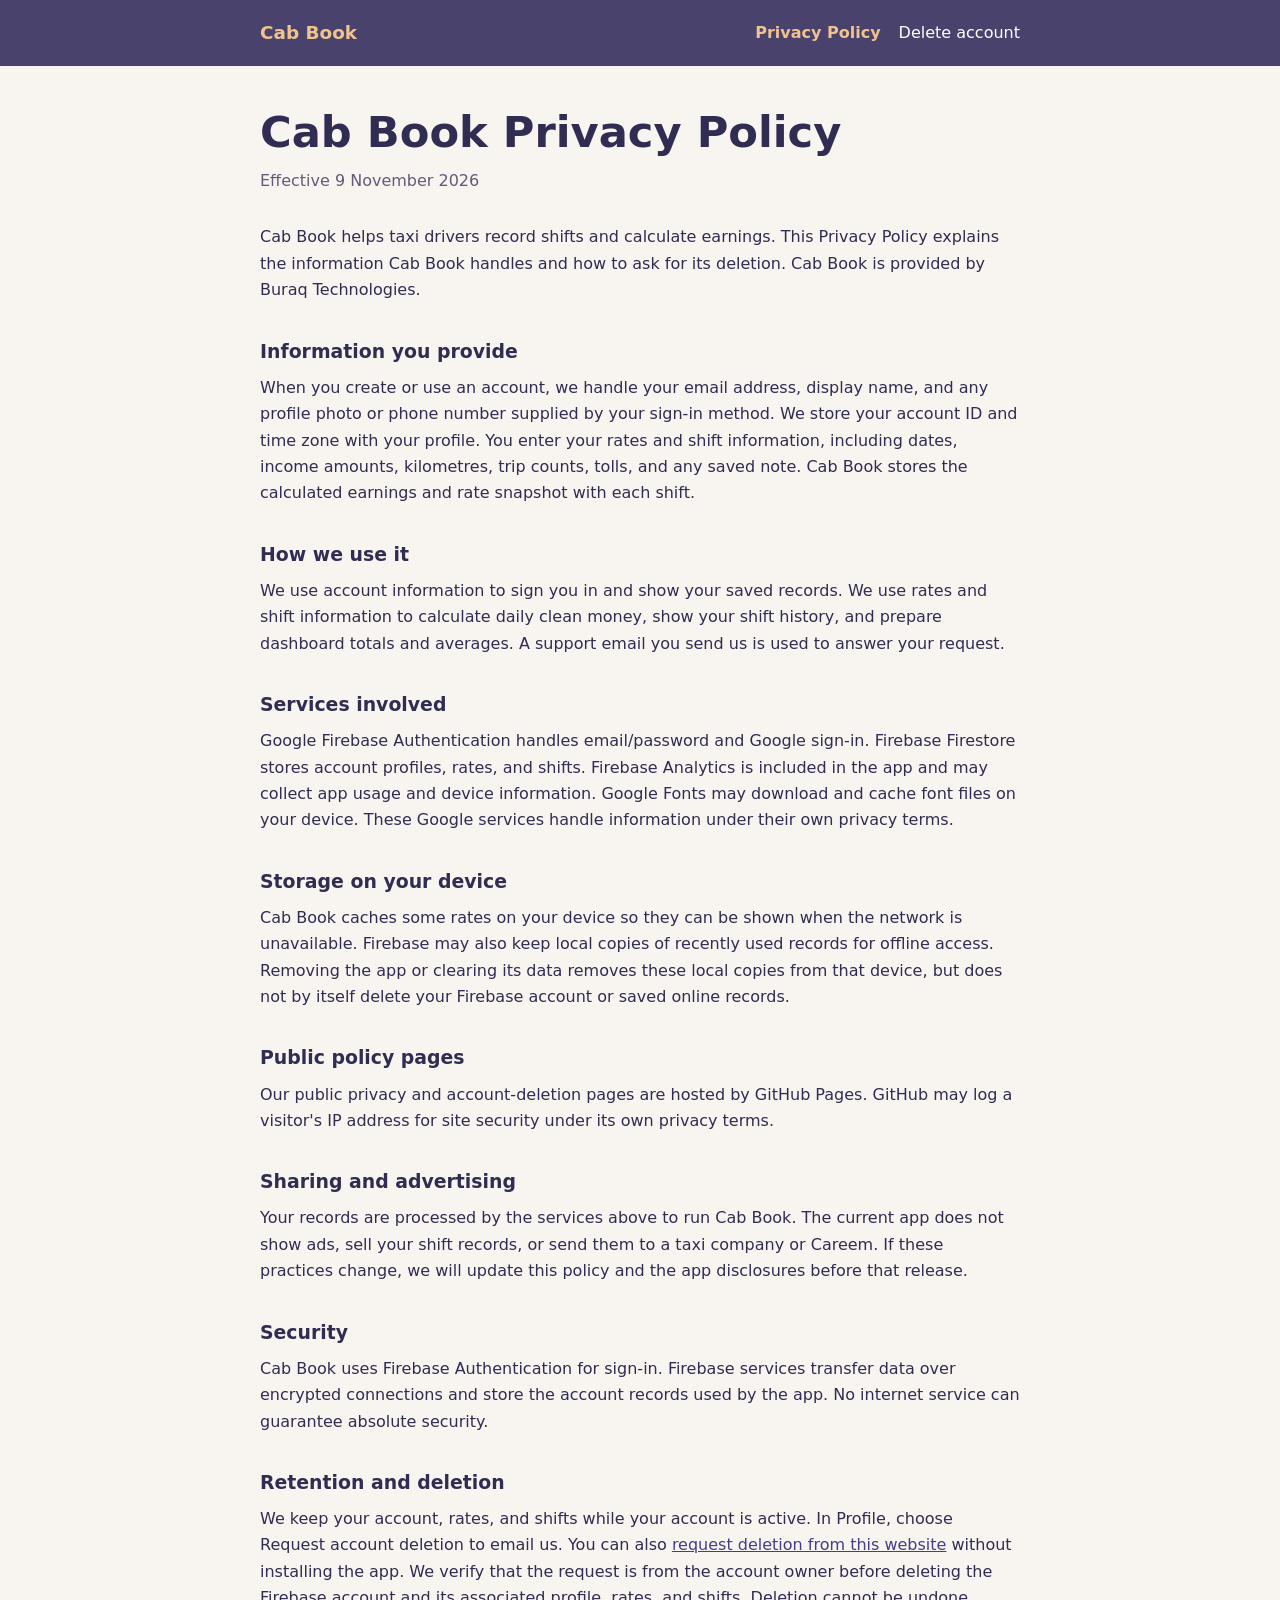
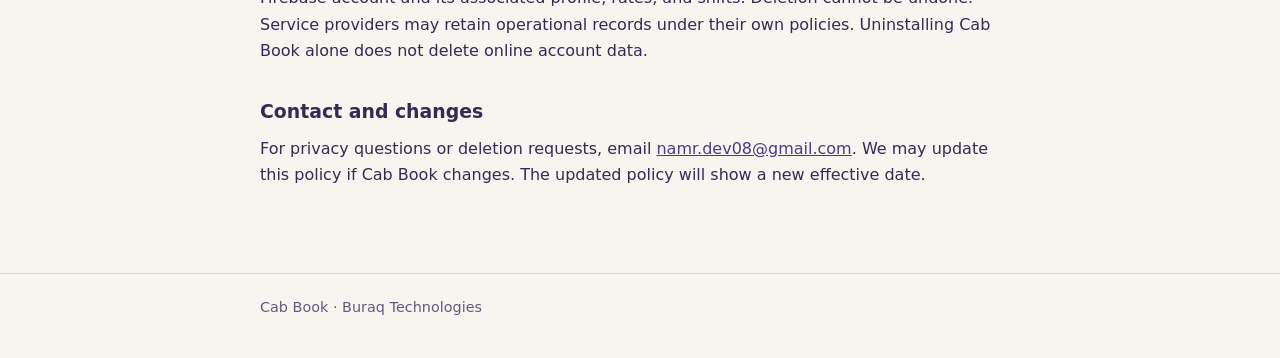
<file: index.html>
<!doctype html>
<html lang="en">
<head>
  <meta charset="utf-8">
  <meta name="viewport" content="width=device-width, initial-scale=1">
  <meta name="description" content="Cab Book Privacy Policy">
  <title>Privacy Policy · Cab Book</title>
  <link rel="stylesheet" href="style.css">
</head>
<body>
  <header><div class="wrap">
    <a class="brand" href="index.html">Cab Book</a>
    <nav aria-label="Legal pages">
      <a href="index.html" aria-current="page">Privacy Policy</a>
      <a href="delete-account.html">Delete account</a>
    </nav>
  </div></header>
  <main class="wrap">
    <h1>Cab Book Privacy Policy</h1>
    <p class="date">Effective 9 November 2026</p>
    <p>Cab Book helps taxi drivers record shifts and calculate earnings. This Privacy Policy explains the information Cab Book handles and how to ask for its deletion. Cab Book is provided by Buraq Technologies.</p>

    <h2>Information you provide</h2>
    <p>When you create or use an account, we handle your email address, display name, and any profile photo or phone number supplied by your sign-in method. We store your account ID and time zone with your profile. You enter your rates and shift information, including dates, income amounts, kilometres, trip counts, tolls, and any saved note. Cab Book stores the calculated earnings and rate snapshot with each shift.</p>

    <h2>How we use it</h2>
    <p>We use account information to sign you in and show your saved records. We use rates and shift information to calculate daily clean money, show your shift history, and prepare dashboard totals and averages. A support email you send us is used to answer your request.</p>

    <h2>Services involved</h2>
    <p>Google Firebase Authentication handles email/password and Google sign-in. Firebase Firestore stores account profiles, rates, and shifts. Firebase Analytics is included in the app and may collect app usage and device information. Google Fonts may download and cache font files on your device. These Google services handle information under their own privacy terms.</p>

    <h2>Storage on your device</h2>
    <p>Cab Book caches some rates on your device so they can be shown when the network is unavailable. Firebase may also keep local copies of recently used records for offline access. Removing the app or clearing its data removes these local copies from that device, but does not by itself delete your Firebase account or saved online records.</p>

    <h2>Public policy pages</h2>
    <p>Our public privacy and account-deletion pages are hosted by GitHub Pages. GitHub may log a visitor's IP address for site security under its own privacy terms.</p>

    <h2>Sharing and advertising</h2>
    <p>Your records are processed by the services above to run Cab Book. The current app does not show ads, sell your shift records, or send them to a taxi company or Careem. If these practices change, we will update this policy and the app disclosures before that release.</p>

    <h2>Security</h2>
    <p>Cab Book uses Firebase Authentication for sign-in. Firebase services transfer data over encrypted connections and store the account records used by the app. No internet service can guarantee absolute security.</p>

    <h2>Retention and deletion</h2>
    <p>We keep your account, rates, and shifts while your account is active. In Profile, choose Request account deletion to email us. You can also <a href="delete-account.html">request deletion from this website</a> without installing the app. We verify that the request is from the account owner before deleting the Firebase account and its associated profile, rates, and shifts. Deletion cannot be undone. Service providers may retain operational records under their own policies. Uninstalling Cab Book alone does not delete online account data.</p>

    <h2>Contact and changes</h2>
    <p>For privacy questions or deletion requests, email <a href="mailto:namr.dev08@gmail.com">namr.dev08@gmail.com</a>. We may update this policy if Cab Book changes. The updated policy will show a new effective date.</p>
  </main>
  <footer><div class="wrap">Cab Book · Buraq Technologies</div></footer>
</body>
</html>
</file>
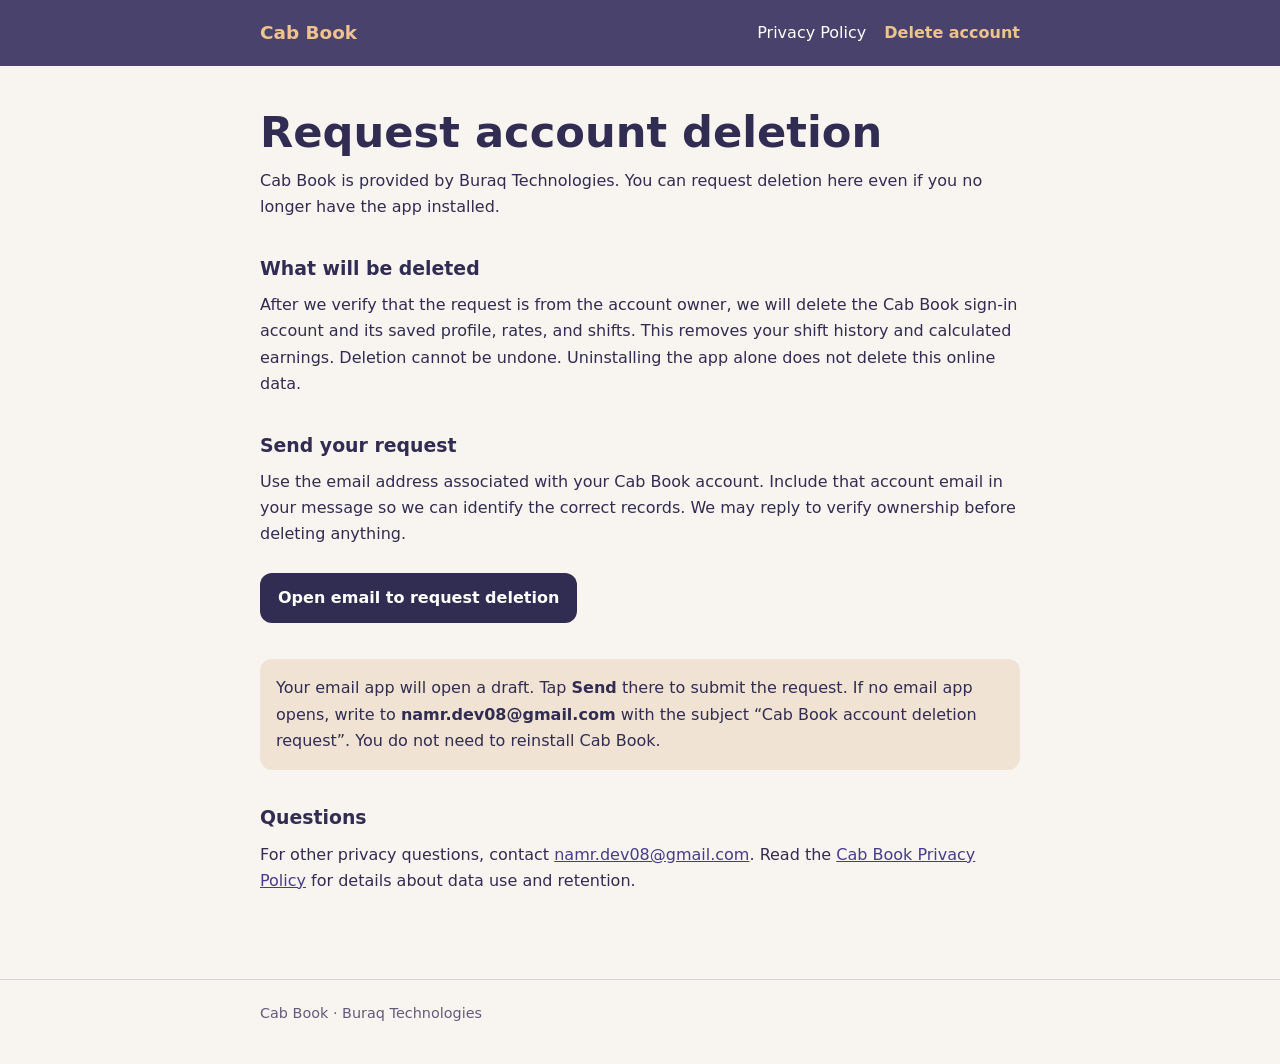
<file: delete-account.html>
<!doctype html>
<html lang="en">
<head>
  <meta charset="utf-8">
  <meta name="viewport" content="width=device-width, initial-scale=1">
  <meta name="description" content="Request deletion of your Cab Book account and data">
  <title>Delete account · Cab Book</title>
  <link rel="stylesheet" href="style.css">
</head>
<body>
  <header><div class="wrap">
    <a class="brand" href="index.html">Cab Book</a>
    <nav aria-label="Legal pages">
      <a href="index.html">Privacy Policy</a>
      <a href="delete-account.html" aria-current="page">Delete account</a>
    </nav>
  </div></header>
  <main class="wrap">
    <h1>Request account deletion</h1>
    <p>Cab Book is provided by Buraq Technologies. You can request deletion here even if you no longer have the app installed.</p>

    <h2>What will be deleted</h2>
    <p>After we verify that the request is from the account owner, we will delete the Cab Book sign-in account and its saved profile, rates, and shifts. This removes your shift history and calculated earnings. Deletion cannot be undone. Uninstalling the app alone does not delete this online data.</p>

    <h2>Send your request</h2>
    <p>Use the email address associated with your Cab Book account. Include that account email in your message so we can identify the correct records. We may reply to verify ownership before deleting anything.</p>
    <a class="action" href="mailto:namr.dev08@gmail.com?subject=Cab%20Book%20account%20deletion%20request&amp;body=I%20request%20deletion%20of%20my%20Cab%20Book%20account%20and%20associated%20data.%0A%0AAccount%20email%3A%20">Open email to request deletion</a>
    <p class="note">Your email app will open a draft. Tap <strong>Send</strong> there to submit the request. If no email app opens, write to <strong>namr.dev08@gmail.com</strong> with the subject “Cab Book account deletion request”. You do not need to reinstall Cab Book.</p>

    <h2>Questions</h2>
    <p>For other privacy questions, contact <a href="mailto:namr.dev08@gmail.com">namr.dev08@gmail.com</a>. Read the <a href="index.html">Cab Book Privacy Policy</a> for details about data use and retention.</p>
  </main>
  <footer><div class="wrap">Cab Book · Buraq Technologies</div></footer>
</body>
</html>
</file>
<file: style.css>
:root {
  color-scheme: light;
  font-family: system-ui, -apple-system, BlinkMacSystemFont, "Segoe UI", sans-serif;
  color: #312c51;
  background: #f8f4ef;
}

* { box-sizing: border-box; }

body { margin: 0; line-height: 1.65; }

header { background: #48426d; color: #fff; }

.wrap { width: min(100% - 36px, 760px); margin-inline: auto; }

header .wrap { display: flex; align-items: center; justify-content: space-between; gap: 20px; padding-block: 18px; }

.brand { color: #f0c38e; font-size: 1.15rem; font-weight: 750; text-decoration: none; }

nav { display: flex; flex-wrap: wrap; gap: 18px; }

nav a { color: #fff; text-decoration: none; }

nav a[aria-current="page"] { color: #f0c38e; font-weight: 700; }

main { padding-block: 42px 70px; }

h1 { line-height: 1.15; font-size: clamp(2rem, 5vw, 2.7rem); margin: 0 0 10px; }

.date { color: #625b7c; margin: 0 0 30px; }

h2 { font-size: 1.18rem; margin: 32px 0 8px; }

p { margin: 0 0 15px; }

a { color: #473d87; }

.action { display: inline-block; background: #312c51; color: #fff; border-radius: 12px; padding: 12px 18px; font-weight: 700; text-decoration: none; margin: 10px 0 16px; }

.note { background: #f0e3d4; border-radius: 12px; padding: 16px; margin-block: 20px; }

footer { border-top: 1px solid #d6d0df; color: #625b7c; padding-block: 22px 38px; font-size: .9rem; }

@media (max-width: 520px) {
  header .wrap { align-items: flex-start; flex-direction: column; gap: 8px; }
  main { padding-block: 32px 55px; }
}
</file>
